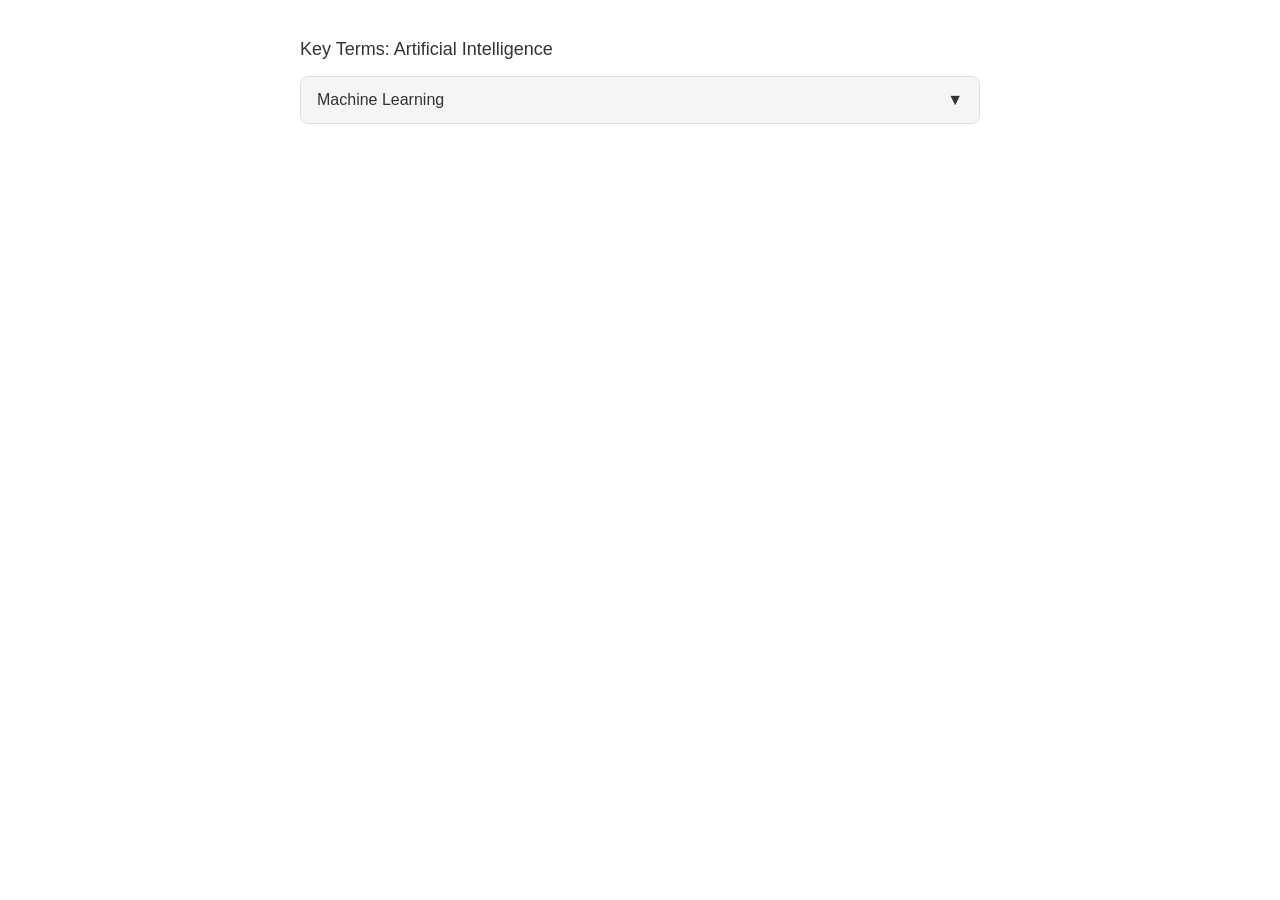
<file: test-plugin/index.html>
<!DOCTYPE html>
<html lang="en">
<head>
  <meta charset="UTF-8">
  <meta name="viewport" content="width=device-width, initial-scale=1.0">
  <title>Accordion Plugin</title>
  <script src="https://www.coursera.org/widget/coursera-widget-connect-v0.js"></script>
  <style>
    body {
      font-family: sans-serif;
      padding: 24px;
      max-width: 680px;
      margin: 0 auto;
      color: #333;
    }
    h2 {
      font-size: 18px;
      font-weight: 500;
      margin-bottom: 16px;
    }
    .accordion-item {
      border: 1px solid #ddd;
      border-radius: 8px;
      margin-bottom: 8px;
      overflow: hidden;
    }
    .accordion-header {
      background: #f5f5f5;
      padding: 14px 16px;
      cursor: pointer;
      font-weight: 500;
      display: flex;
      justify-content: space-between;
      align-items: center;
    }
    .accordion-header:hover { background: #ebebeb; }
    .accordion-body {
      padding: 0 16px;
      max-height: 0;
      overflow: hidden;
      transition: max-height 0.3s ease, padding 0.3s ease;
    }
    .accordion-body.open {
      max-height: 200px;
      padding: 14px 16px;
    }
    .arrow { transition: transform 0.3s ease; }
    .arrow.open { transform: rotate(180deg); }
  </style>
</head>
<body>
  <div id="accordion-container">
    <p style="color: #999; font-size: 14px;">Loading...</p>
  </div>

  <script>
    function toggle(header) {
      const body = header.nextElementSibling;
      const arrow = header.querySelector('.arrow');
      body.classList.toggle('open');
      arrow.classList.toggle('open');
    }

    function render(config) {
      const container = document.getElementById('accordion-container');
      
      let html = '';
      if (config.title) {
        html += '<h2>' + config.title + '</h2>';
      }

      if (config.items && config.items.length > 0) {
        config.items.forEach(function(item) {
          html += '<div class="accordion-item">';
          html += '<div class="accordion-header" onclick="toggle(this)">';
          html += item.header;
          html += '<span class="arrow">▼</span>';
          html += '</div>';
          html += '<div class="accordion-body">' + item.body + '</div>';
          html += '</div>';
        });
      }

      container.innerHTML = html;
    }

    window.onload = function() {
      if (window.CourseraWidget) {
        CourseraWidget.on('configuration', function(config) {
          render(config);
        });
      } else {
        render({
          title: "Key Terms: Artificial Intelligence",
          items: [
            {
              header: "Machine Learning",
              body: "A type of AI where systems learn from data to improve their performance over time."
            }
          ]
        });
      }
    };
  </script>
</body>
</html>
</file>
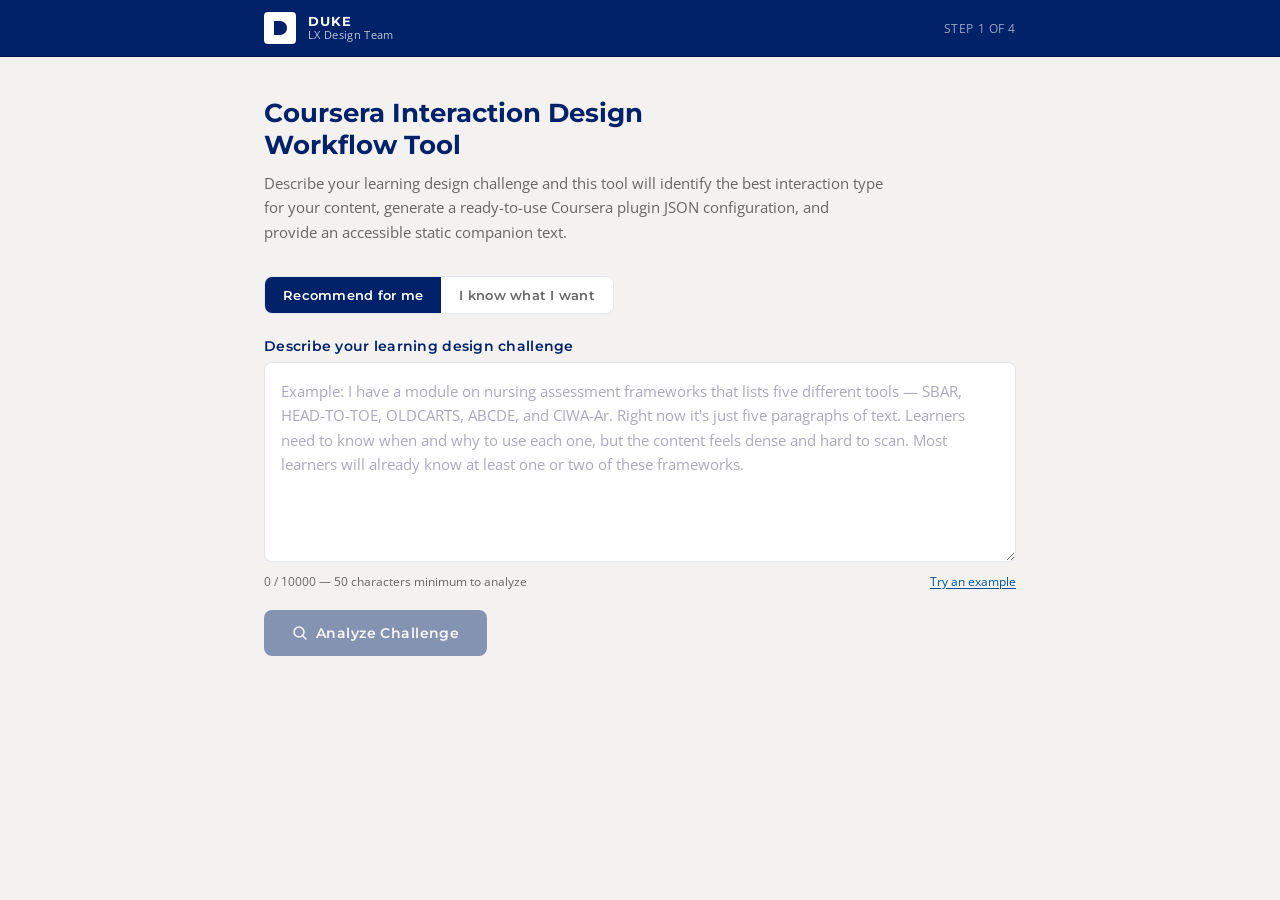
<file: workflow-tool/index.html>
<!DOCTYPE html>
<html lang="en">
<head>
  <meta charset="UTF-8" />
  <meta name="viewport" content="width=device-width, initial-scale=1.0" />
  <title>Coursera Interaction Design Workflow Tool — Duke LX Design</title>
  <link rel="preconnect" href="https://fonts.googleapis.com" />
  <link rel="preconnect" href="https://fonts.gstatic.com" crossorigin />
  <link href="https://fonts.googleapis.com/css2?family=Montserrat:wght@600;700&family=Open+Sans:ital,wght@0,400;0,600;1,400&family=Roboto+Mono:wght@400;500&display=swap" rel="stylesheet" />
  <link rel="stylesheet" href="styles.css" />
</head>
<body>

  <header class="site-header" role="banner">
    <div class="header-inner">
      <a class="wordmark" href="#" aria-label="Duke Learning Innovation home">
        <div class="wordmark-d" aria-hidden="true">
          <svg viewBox="0 0 20 20" fill="none" xmlns="http://www.w3.org/2000/svg">
            <path d="M4 3h6c3.866 0 7 3.134 7 7s-3.134 7-7 7H4V3z" fill="#012169"/>
          </svg>
        </div>
        <div class="wordmark-text">
          <span class="wordmark-duke">Duke</span>
          <span class="wordmark-li">LX Design Team</span>
        </div>
      </a>
      <span class="step-indicator" id="step-label" aria-live="polite">Step 1 of 4</span>
    </div>
  </header>

  <main id="main-content">

    <!-- STEP 1 -->
    <section class="step active" id="step-1" aria-labelledby="s1-heading">
      <h1 class="step1-heading" id="s1-heading">Coursera Interaction Design<br>Workflow Tool</h1>
      <p class="step1-sub">
        Describe your learning design challenge and this tool will identify the best interaction type for your content, generate a ready-to-use Coursera plugin JSON configuration, and provide an accessible static companion text.
      </p>

      <div class="mode-toggle" role="radiogroup" aria-label="How do you want to start?">
        <button type="button" class="mode-btn active" id="mode-recommend-btn" role="radio" aria-checked="true">Recommend for me</button>
        <button type="button" class="mode-btn" id="mode-directed-btn" role="radio" aria-checked="false">I know what I want</button>
      </div>

      <div id="directed-controls" style="display:none;">
        <label class="form-label" for="directed-type">Interaction type</label>
        <select id="directed-type" class="directed-select">
          <option value="Tabbed explorer">Tabbed explorer</option>
          <option value="Click-to-reveal">Click-to-reveal</option>
          <option value="Inline quiz">Inline quiz</option>
          <option value="Sequencing">Sequencing</option>
          <option value="Drag-to-classify">Drag-to-classify</option>
          <option value="Annotated text">Annotated text</option>
        </select>
      </div>

      <label class="form-label" for="challenge-input" id="challenge-label">Describe your learning design challenge</label>
      <textarea
        id="challenge-input"
        class="challenge-textarea"
        placeholder="Example: I have a module on nursing assessment frameworks that lists five different tools — SBAR, HEAD-TO-TOE, OLDCARTS, ABCDE, and CIWA-Ar. Right now it's just five paragraphs of text. Learners need to know when and why to use each one, but the content feels dense and hard to scan. Most learners will already know at least one or two of these frameworks."
        aria-describedby="char-count-hint"
        maxlength="10000"
      ></textarea>
      <div class="step1-input-meta">
        <div class="char-count" id="char-count-hint" aria-live="polite">0 / 10000 — 50 characters minimum to analyze</div>
        <button type="button" class="example-link" id="example-btn">Try an example</button>
      </div>
      <div class="error-box" id="error-box" role="alert"></div>
      <button class="btn-primary" id="analyze-btn" disabled aria-disabled="true">
        <svg width="16" height="16" viewBox="0 0 16 16" fill="none" aria-hidden="true"><circle cx="7" cy="7" r="5" stroke="currentColor" stroke-width="1.5"/><path d="M11 11l3 3" stroke="currentColor" stroke-width="1.5" stroke-linecap="round"/></svg>
        Analyze Challenge
      </button>
    </section>

    <!-- STEP 2 -->
    <section class="step step-2--loading" id="step-2" aria-labelledby="s2-heading" aria-live="assertive">

      <!-- Substate A: Loading -->
      <div class="s2-loading" id="s2-loading-area">
        <div class="spinner" role="status" aria-hidden="true"></div>
        <h2 class="loading-heading" id="s2-heading">Analyzing your challenge...</h2>
        <p class="loading-sub">Identifying interaction type and generating configuration...</p>
      </div>

      <!-- Substate B: Preview -->
      <div class="s2-preview" id="s2-preview-area">
        <div class="s2-topbar">
          <span class="s2-badge" id="s2-recommendation-badge">Recommended: —</span>
          <a href="#" class="s2-start-over" id="s2-start-over">
            <svg width="12" height="12" viewBox="0 0 14 14" fill="none" aria-hidden="true" style="vertical-align:middle;margin-right:3px;"><path d="M9 2L4 7l5 5" stroke="currentColor" stroke-width="1.6" stroke-linecap="round" stroke-linejoin="round"/></svg>
            Start over
          </a>
        </div>

        <div class="s2-out-of-scope" id="s2-out-of-scope" style="display:none;" role="alert">
          <svg width="16" height="16" viewBox="0 0 16 16" fill="none" aria-hidden="true" style="flex-shrink:0;margin-top:1px;"><circle cx="8" cy="8" r="7" stroke="#C84E00" stroke-width="1.5"/><path d="M8 4.5v4" stroke="#C84E00" stroke-width="1.5" stroke-linecap="round"/><circle cx="8" cy="11" r="0.75" fill="#C84E00"/></svg>
          <div>
            <strong>This challenge is outside the tool's scope.</strong>
            <span id="s2-out-of-scope-detail"></span>
            <span class="s2-out-of-scope-sub">The closest available alternative is shown below.</span>
          </div>
        </div>

        <div class="s2-out-of-scope" id="s2-too-large" style="display:none;" role="alert">
          <svg width="16" height="16" viewBox="0 0 16 16" fill="none" aria-hidden="true" style="flex-shrink:0;margin-top:1px;"><circle cx="8" cy="8" r="7" stroke="#C84E00" stroke-width="1.5"/><path d="M8 4.5v4" stroke="#C84E00" stroke-width="1.5" stroke-linecap="round"/><circle cx="8" cy="11" r="0.75" fill="#C84E00"/></svg>
          <div>
            <strong>This is too much content for one interaction.</strong>
            <span id="s2-too-large-detail"></span>
            <span class="s2-out-of-scope-sub">Streamline your description on Step 1 and try again.</span>
          </div>
        </div>

        <div class="s2-out-of-scope" id="s2-clarify" style="display:none;" role="alert">
          <svg width="16" height="16" viewBox="0 0 16 16" fill="none" aria-hidden="true" style="flex-shrink:0;margin-top:1px;"><circle cx="8" cy="8" r="7" stroke="#C84E00" stroke-width="1.5"/><path d="M6 6.2a2 2 0 113.4 1.4c-.6.6-1.4.9-1.4 1.9" stroke="#C84E00" stroke-width="1.5" stroke-linecap="round"/><circle cx="8" cy="11.5" r="0.75" fill="#C84E00"/></svg>
          <div>
            <strong>Tell us a bit more about your challenge.</strong>
            <span id="s2-clarify-detail"></span>
            <span class="s2-out-of-scope-sub">Add detail to your description on Step 1 and try again.</span>
          </div>
        </div>

        <p class="s2-rationale" id="s2-rationale-text"></p>
        <p class="s2-fit-note" id="s2-fit-note" style="display:none;"></p>

        <p class="s2-preview-label" id="s2-preview-label">Live Preview</p>
        <div id="preview-wrapper">
          <div class="preview-shimmer" id="preview-shimmer"></div>
          <div class="preview-loading" id="preview-loading" role="status">
            <span class="preview-loading-text" id="preview-loading-text">Generating...</span>
            <div class="preview-loading-bar"><div class="preview-loading-fill" id="preview-loading-fill"></div></div>
          </div>
          <iframe
            id="preview-iframe"
            sandbox="allow-scripts allow-same-origin"
            title="Interaction preview"
            aria-label="Live preview of the generated interaction"
          ></iframe>
        </div>

        <p class="s2-type-label">Explore other approaches for this content</p>
        <div class="s2-type-buttons" id="s2-type-buttons" role="group" aria-label="Interaction type options">
          <!-- Populated dynamically from API available_types -->
        </div>
        <div class="s2-pedagogy-panel" id="s2-pedagogy-panel" aria-live="polite">
          <span class="s2-pedagogy-goal" id="s2-pedagogy-goal"></span>
          <span class="s2-pedagogy-note" id="s2-pedagogy-note"></span>
        </div>
        <p class="s2-regenerating" id="s2-regenerating">Regenerating...</p>

        <button class="s2-confirm-btn" id="s2-confirm-btn">Confirm this recommendation &#8594;</button>
      </div>

    </section>

    <!-- STEP 3: EDIT -->
    <section class="step" id="step-3" aria-labelledby="s3-heading">
      <a href="#" class="back-link" id="back-to-preview-link">
        <svg width="14" height="14" viewBox="0 0 14 14" fill="none" aria-hidden="true"><path d="M9 2L4 7l5 5" stroke="currentColor" stroke-width="1.6" stroke-linecap="round" stroke-linejoin="round"/></svg>
        Back to preview
      </a>

      <h2 class="results-heading" id="s3-heading">Refine Your Interaction</h2>
      <p class="step1-sub" style="margin-bottom:28px;">Edit the text your learners will see. Changes are applied to the interaction automatically on the next step — no code required.</p>

      <div class="card">
        <p class="card-title">Content</p>
        <p class="card-hint">Every piece of learner-visible text in your interaction. Edit freely.</p>
        <div id="edit-fields"></div>
      </div>

      <div class="card">
        <p class="card-title">Static Companion Text</p>
        <p class="card-hint">Plain-prose version of the interaction for accessibility and screen readers. Edit freely.</p>
        <textarea id="edit-static" class="edit-textarea edit-textarea--prose" spellcheck="true" aria-label="Static companion text"></textarea>
      </div>

      <button type="button" class="code-toggle" id="code-toggle" aria-expanded="false">
        <svg width="12" height="12" viewBox="0 0 14 14" fill="none" aria-hidden="true" style="vertical-align:middle;margin-right:5px;"><path d="M4 3L1 7l3 4M10 3l3 4-3 4" stroke="currentColor" stroke-width="1.5" stroke-linecap="round" stroke-linejoin="round"/></svg>
        Show code
      </button>
      <div id="code-cards" style="display:none;">
        <div class="card">
          <p class="card-title">HTML &amp; CSS</p>
          <p class="card-hint">The markup and styles for your interaction. Structural edits go here — careful, mistakes can break the interaction.</p>
          <textarea id="edit-html" class="edit-textarea" spellcheck="false" aria-label="HTML and CSS content"></textarea>
        </div>

        <div class="card">
          <p class="card-title">JavaScript</p>
          <p class="card-hint">The behaviour code for your interaction. Must use addEventListener — no inline onclick handlers.</p>
          <textarea id="edit-script" class="edit-textarea" spellcheck="false" aria-label="JavaScript content"></textarea>
        </div>
      </div>

      <button class="s2-confirm-btn" id="s3-generate-btn">Generate output &#8594;</button>
    </section>

    <!-- STEP 4: OUTPUT -->
    <section class="step" id="step-4" aria-labelledby="s4-heading">
      <a href="#" class="back-link" id="back-to-edit-link">
        <svg width="14" height="14" viewBox="0 0 14 14" fill="none" aria-hidden="true"><path d="M9 2L4 7l5 5" stroke="currentColor" stroke-width="1.6" stroke-linecap="round" stroke-linejoin="round"/></svg>
        Back to edit
      </a>

      <h2 class="results-heading" id="s4-heading">Your Plugin Configuration</h2>
      <div class="s3-badge" id="s3-type-badge">—</div>

      <div class="card" id="card-theme">
        <p class="card-title">Visual Theme</p>
        <div class="theme-row">
          <div class="color-swatch" id="result-swatch" aria-hidden="true"></div>
          <p class="theme-desc" id="result-theme">—</p>
        </div>
      </div>

      <div class="card" id="card-json">
        <p class="card-title">Plugin JSON Configuration</p>
        <p class="card-hint">Paste this entire object into Coursera's plugin configuration editor.</p>
        <div class="code-section">
          <div class="code-block">
            <pre id="result-json-code">—</pre>
          </div>
          <button class="btn-copy" id="copy-json-btn">
            <svg width="13" height="13" viewBox="0 0 13 13" fill="none" aria-hidden="true"><rect x="1" y="4" width="8" height="8" rx="1.5" stroke="currentColor" stroke-width="1.3"/><path d="M4 4V2.5A1.5 1.5 0 015.5 1H10.5A1.5 1.5 0 0112 2.5V7.5A1.5 1.5 0 0110.5 9H9" stroke="currentColor" stroke-width="1.3" stroke-linecap="round"/></svg>
            Copy JSON
          </button>
        </div>
      </div>

      <div class="card" id="card-static">
        <p class="card-title">Static Companion Text</p>
        <p class="static-text" id="result-static">—</p>
        <button class="btn-copy" id="copy-static-btn" style="margin-top:14px;">
          <svg width="13" height="13" viewBox="0 0 13 13" fill="none" aria-hidden="true"><rect x="1" y="4" width="8" height="8" rx="1.5" stroke="currentColor" stroke-width="1.3"/><path d="M4 4V2.5A1.5 1.5 0 015.5 1H10.5A1.5 1.5 0 0112 2.5V7.5A1.5 1.5 0 0110.5 9H9" stroke="currentColor" stroke-width="1.3" stroke-linecap="round"/></svg>
          Copy Text
        </button>
      </div>
    </section>

  </main>

  <script src="app.js"></script>

</body>
</html>
</file>
<file: workflow-tool/styles.css>
*, *::before, *::after { box-sizing: border-box; margin: 0; padding: 0; }

:root {
  --navy: #012169;
  --royal: #00539B;
  --whisper: #F3F2F1;
  --hatteras: #E2E6ED;
  --cast-iron: #262626;
  --graphite: #666666;
  --persimmon: #E89923;
  --white: #ffffff;
  --code-bg: #1E1E1E;
  --code-fg: #D4D4D4;
}

html { scroll-behavior: smooth; }

body {
  font-family: 'Open Sans', Arial, sans-serif;
  background: var(--whisper);
  color: var(--cast-iron);
  min-height: 100vh;
  display: flex;
  flex-direction: column;
}

.site-header {
  position: sticky;
  top: 0;
  z-index: 100;
  background: var(--navy);
  border-bottom: 0.5px solid #001550;
}

.header-inner {
  max-width: 800px;
  margin: 0 auto;
  padding: 0 24px;
  height: 56px;
  display: flex;
  align-items: center;
  justify-content: space-between;
}

.wordmark {
  display: flex;
  align-items: center;
  gap: 12px;
  text-decoration: none;
}

.wordmark-d {
  width: 32px;
  height: 32px;
  background: var(--white);
  border-radius: 4px;
  display: flex;
  align-items: center;
  justify-content: center;
  flex-shrink: 0;
}

.wordmark-d svg { width: 20px; height: 20px; }

.wordmark-text {
  display: flex;
  flex-direction: column;
  line-height: 1.1;
}

.wordmark-duke {
  font-family: 'Montserrat', Arial, sans-serif;
  font-weight: 700;
  font-size: 0.8rem;
  color: var(--white);
  letter-spacing: 0.08em;
  text-transform: uppercase;
}

.wordmark-li {
  font-family: 'Open Sans', Arial, sans-serif;
  font-weight: 400;
  font-size: 0.7rem;
  color: rgba(255,255,255,0.75);
  letter-spacing: 0.03em;
}

.step-indicator {
  font-family: 'Open Sans', Arial, sans-serif;
  font-size: 0.72rem;
  color: rgba(255,255,255,0.6);
  letter-spacing: 0.05em;
  text-transform: uppercase;
}

main {
  flex: 1;
  max-width: 800px;
  width: 100%;
  margin: 0 auto;
  padding: 40px 24px 64px;
}

.step { display: none; animation: fadeIn 0.3s ease; }
.step.active { display: block; }

@keyframes fadeIn {
  from { opacity: 0; transform: translateY(8px); }
  to   { opacity: 1; transform: translateY(0); }
}

.step1-heading {
  font-family: 'Montserrat', Arial, sans-serif;
  font-weight: 700;
  font-size: 1.6rem;
  color: var(--navy);
  margin-bottom: 10px;
  line-height: 1.25;
}

.step1-sub {
  font-size: 0.95rem;
  color: var(--graphite);
  line-height: 1.6;
  margin-bottom: 32px;
  max-width: 620px;
}

.mode-toggle {
  display: inline-flex;
  gap: 0;
  margin-bottom: 24px;
  border: 0.5px solid var(--hatteras);
  border-radius: 8px;
  overflow: hidden;
  background: var(--white);
}

.mode-btn {
  padding: 10px 18px;
  border: none;
  background: var(--white);
  color: var(--graphite);
  font-family: 'Montserrat', Arial, sans-serif;
  font-weight: 600;
  font-size: 0.82rem;
  letter-spacing: 0.02em;
  cursor: pointer;
  transition: background 0.15s, color 0.15s;
}

.mode-btn.active { background: var(--navy); color: var(--white); }
.mode-btn:not(.active):hover { color: var(--navy); }
.mode-btn:focus-visible { outline: 3px solid var(--persimmon); outline-offset: -3px; }

.directed-select {
  display: block;
  width: 100%;
  max-width: 320px;
  padding: 12px 14px;
  margin-bottom: 24px;
  font-family: 'Open Sans', Arial, sans-serif;
  font-size: 0.92rem;
  color: var(--cast-iron);
  background: var(--white);
  border: 0.5px solid var(--hatteras);
  border-radius: 8px;
  cursor: pointer;
  outline: none;
}

.directed-select:focus { border-color: var(--royal); box-shadow: 0 0 0 3px rgba(0, 83, 155, 0.15); }

.form-label {
  display: block;
  font-family: 'Montserrat', Arial, sans-serif;
  font-weight: 600;
  font-size: 0.85rem;
  color: var(--navy);
  margin-bottom: 8px;
  letter-spacing: 0.02em;
}

.challenge-textarea {
  width: 100%;
  min-height: 200px;
  padding: 16px;
  font-family: 'Open Sans', Arial, sans-serif;
  font-size: 0.95rem;
  color: var(--cast-iron);
  background: var(--white);
  border: 0.5px solid var(--hatteras);
  border-radius: 8px;
  resize: vertical;
  line-height: 1.6;
  transition: border-color 0.15s;
  outline: none;
}

.challenge-textarea:focus {
  border-color: var(--royal);
  box-shadow: 0 0 0 3px rgba(0, 83, 155, 0.15);
}

.challenge-textarea::placeholder { color: #aab; }

.step1-input-meta { display: flex; justify-content: space-between; align-items: center; margin-top: 6px; }
.char-count { font-size: 0.78rem; color: var(--graphite); }
.char-count.warn { color: var(--persimmon); }
.example-link { background: none; border: none; padding: 0; font-family: 'Open Sans', Arial, sans-serif; font-size: 0.78rem; color: var(--royal); cursor: pointer; text-decoration: underline; text-underline-offset: 2px; }
.example-link:hover { color: var(--navy); }
.example-link:focus-visible { outline: 2px solid var(--persimmon); outline-offset: 3px; border-radius: 2px; }

.btn-primary {
  display: inline-flex;
  align-items: center;
  justify-content: center;
  gap: 8px;
  margin-top: 20px;
  padding: 14px 28px;
  background: var(--navy);
  color: var(--white);
  font-family: 'Montserrat', Arial, sans-serif;
  font-weight: 600;
  font-size: 0.9rem;
  letter-spacing: 0.03em;
  border: none;
  border-radius: 8px;
  cursor: pointer;
  transition: background 0.15s;
  text-decoration: none;
}

.btn-primary:hover:not(:disabled) { background: var(--royal); }
.btn-primary:focus-visible { outline: 3px solid var(--persimmon); outline-offset: 3px; }
.btn-primary:disabled { opacity: 0.45; cursor: not-allowed; }

#step-2.step-2--loading .s2-loading { display: flex; }
#step-2.step-2--loading .s2-preview { display: none; }
#step-2.step-2--preview .s2-loading { display: none; }
#step-2.step-2--preview .s2-preview { display: block; }

.s2-loading {
  flex-direction: column;
  align-items: center;
  justify-content: center;
  min-height: 320px;
  text-align: center;
  gap: 20px;
  display: none;
}

.spinner {
  width: 48px;
  height: 48px;
  border: 3.5px solid var(--hatteras);
  border-top-color: var(--royal);
  border-radius: 50%;
  animation: spin 0.8s linear infinite;
}

@keyframes spin { to { transform: rotate(360deg); } }

.loading-heading {
  font-family: 'Montserrat', Arial, sans-serif;
  font-weight: 700;
  font-size: 1.2rem;
  color: var(--navy);
}

.loading-sub { font-size: 0.88rem; color: var(--graphite); line-height: 1.5; max-width: 380px; }

.s2-preview { display: none; }

.s2-topbar { display: flex; align-items: center; justify-content: space-between; margin-bottom: 10px; }

.s2-badge {
  display: inline-block;
  background: var(--navy);
  color: var(--white);
  font-family: 'Montserrat', Arial, sans-serif;
  font-weight: 600;
  font-size: 0.82rem;
  padding: 5px 14px;
  border-radius: 20px;
  letter-spacing: 0.03em;
}

.s2-start-over {
  font-size: 0.82rem;
  color: var(--royal);
  text-decoration: none;
  font-weight: 600;
  letter-spacing: 0.02em;
  border-bottom: 1px solid transparent;
  transition: border-color 0.15s;
  padding: 4px 0;
}

.s2-start-over:hover { border-bottom-color: var(--royal); }
.s2-start-over:focus-visible { outline: 3px solid var(--persimmon); outline-offset: 3px; border-radius: 3px; }

.s2-rationale { font-size: 0.9rem; color: var(--graphite); font-style: italic; line-height: 1.6; margin-bottom: 20px; }
.s2-out-of-scope { display: flex; gap: 10px; align-items: flex-start; background: #FDF0EA; border: 1.5px solid #C84E00; border-radius: 8px; padding: 14px 16px; margin-bottom: 16px; font-size: 0.88rem; color: var(--cast-iron); line-height: 1.55; }
.s2-out-of-scope strong { color: #C84E00; display: block; margin-bottom: 4px; font-family: 'Montserrat', Arial, sans-serif; font-size: 0.82rem; text-transform: uppercase; letter-spacing: 0.04em; }
.s2-out-of-scope-sub { display: block; margin-top: 6px; color: var(--graphite); font-style: italic; }
.s2-fit-note { display: flex; gap: 8px; align-items: flex-start; font-size: 0.85rem; color: #7a3300; background: #FDF6F0; border: 0.5px solid #E89923; border-radius: 8px; padding: 10px 14px; margin: -8px 0 20px; line-height: 1.55; }
.s2-fit-note::before { content: '\26A0'; flex-shrink: 0; color: #C84E00; }

.s2-preview-label {
  font-family: 'Montserrat', Arial, sans-serif;
  font-weight: 600;
  font-size: 0.68rem;
  color: var(--graphite);
  letter-spacing: 0.1em;
  text-transform: uppercase;
  margin-bottom: 8px;
}

#preview-wrapper { position: relative; border-radius: 8px; overflow: hidden; margin-bottom: 24px; }

#preview-iframe {
  width: 100%;
  min-height: 320px;
  border: 0.5px solid var(--hatteras);
  border-radius: 8px;
  background: var(--white);
  display: block;
}

.preview-shimmer {
  position: absolute;
  inset: 0;
  background: linear-gradient(90deg, var(--hatteras) 25%, #f0f2f5 50%, var(--hatteras) 75%);
  background-size: 200% 100%;
  animation: shimmer 1.2s infinite;
  border-radius: 8px;
  display: none;
}

.preview-shimmer.visible { display: block; }

.preview-loading {
  position: absolute;
  inset: 0;
  display: none;
  flex-direction: column;
  align-items: center;
  justify-content: center;
  gap: 12px;
  z-index: 2;
}

.preview-loading.visible { display: flex; }

.preview-loading-text {
  font-family: 'Montserrat', Arial, sans-serif;
  font-weight: 600;
  font-size: 0.88rem;
  color: var(--navy);
  background: rgba(255, 255, 255, 0.85);
  padding: 6px 14px;
  border-radius: 20px;
}

.preview-loading-bar {
  width: 220px;
  height: 6px;
  background: rgba(255, 255, 255, 0.85);
  border-radius: 3px;
  overflow: hidden;
}

.preview-loading-fill {
  height: 100%;
  width: 0%;
  background: var(--royal);
  border-radius: 3px;
  transition: width 0.3s ease;
}

@keyframes shimmer {
  0% { background-position: 200% 0; }
  100% { background-position: -200% 0; }
}

.s2-type-label {
  font-family: 'Montserrat', Arial, sans-serif;
  font-weight: 600;
  font-size: 0.72rem;
  color: var(--graphite);
  letter-spacing: 0.1em;
  text-transform: uppercase;
  margin-bottom: 10px;
}

.s2-type-buttons { display: flex; flex-wrap: wrap; gap: 8px; margin-bottom: 8px; align-items: center; }

.type-pill {
  padding: 6px 14px;
  border-radius: 20px;
  font-family: 'Open Sans', Arial, sans-serif;
  font-size: 0.82rem;
  font-weight: 600;
  cursor: pointer;
  transition: border-color 0.15s, color 0.15s, background 0.15s;
  border: 0.5px solid var(--navy);
  background: var(--white);
  color: var(--navy);
}

.type-pill:hover:not(.active):not(:disabled) { border-color: var(--royal); color: var(--royal); }
.type-pill.active { background: var(--navy); color: var(--white); border-color: var(--navy); }
.type-pill:disabled { opacity: 0.5; cursor: not-allowed; }
.type-pill.cached { border-color: var(--royal); color: var(--royal); }
.type-pill.cached::after { content: '✓'; font-size: 0.7rem; margin-left: 5px; }
.s2-pedagogy-panel { min-height: 52px; margin-top: 12px; margin-bottom: 4px; padding: 12px 14px; background: var(--whisper); border-radius: 8px; border: 0.5px solid var(--hatteras); display: none; }
.s2-pedagogy-panel.visible { display: block; }
.s2-pedagogy-goal { display: block; font-family: 'Montserrat', Arial, sans-serif; font-weight: 600; font-size: 0.72rem; color: var(--navy); text-transform: uppercase; letter-spacing: 0.08em; margin-bottom: 5px; }
.s2-pedagogy-note { display: block; font-size: 0.85rem; color: var(--cast-iron); line-height: 1.55; }
.type-pill:focus-visible { outline: 3px solid var(--persimmon); outline-offset: 3px; }

.s2-regenerating { font-size: 0.78rem; color: var(--graphite); font-style: italic; display: none; margin-top: 6px; }
.s2-regenerating.visible { display: block; }

.s2-confirm-btn {
  display: block;
  width: 100%;
  margin-top: 24px;
  padding: 16px 28px;
  background: var(--navy);
  color: var(--white);
  font-family: 'Montserrat', Arial, sans-serif;
  font-weight: 600;
  font-size: 0.95rem;
  letter-spacing: 0.03em;
  border: none;
  border-radius: 8px;
  cursor: pointer;
  transition: background 0.15s;
  text-align: center;
}

.s2-confirm-btn:hover:not(:disabled) { background: var(--royal); }
.s2-confirm-btn:disabled { opacity: 0.45; cursor: not-allowed; }
.s2-confirm-btn:focus-visible { outline: 3px solid var(--persimmon); outline-offset: 3px; }

.back-link {
  display: inline-flex;
  align-items: center;
  gap: 6px;
  font-size: 0.82rem;
  color: var(--royal);
  text-decoration: none;
  margin-bottom: 28px;
  font-weight: 600;
  letter-spacing: 0.02em;
  padding: 4px 0;
  border-bottom: 1px solid transparent;
  transition: border-color 0.15s;
}

.back-link:hover { border-bottom-color: var(--royal); }
.back-link:focus-visible { outline: 3px solid var(--persimmon); outline-offset: 3px; border-radius: 3px; }

.results-heading {
  font-family: 'Montserrat', Arial, sans-serif;
  font-weight: 700;
  font-size: 1.4rem;
  color: var(--navy);
  margin-bottom: 8px;
}

.s3-badge {
  display: inline-block;
  background: var(--navy);
  color: var(--white);
  font-family: 'Montserrat', Arial, sans-serif;
  font-weight: 600;
  font-size: 0.82rem;
  padding: 5px 14px;
  border-radius: 20px;
  margin-bottom: 24px;
  letter-spacing: 0.03em;
}

.card { background: var(--white); border: 0.5px solid var(--hatteras); border-radius: 12px; padding: 24px 28px; margin-bottom: 16px; }
.card-title { font-family: 'Montserrat', Arial, sans-serif; font-weight: 600; font-size: 0.72rem; color: var(--graphite); letter-spacing: 0.1em; text-transform: uppercase; margin-bottom: 8px; }
.card-hint { font-size: 0.82rem; color: var(--graphite); margin-bottom: 14px; line-height: 1.5; }
.edit-textarea { width: 100%; min-height: 180px; padding: 14px; font-family: 'Roboto Mono', 'Courier New', monospace; font-size: 0.8rem; color: var(--code-fg); background: var(--code-bg); border: 0.5px solid #444; border-radius: 8px; resize: vertical; line-height: 1.6; outline: none; }
.edit-textarea:focus { border-color: var(--royal); }
.edit-textarea--prose { font-family: 'Open Sans', Arial, sans-serif; font-size: 0.9rem; color: var(--cast-iron); background: var(--white); border-color: var(--hatteras); min-height: 140px; }
.edit-textarea--prose:focus { border-color: var(--royal); }
.edit-textarea:disabled { opacity: 0.6; cursor: progress; }

.edit-field { margin-bottom: 16px; }
.edit-field:last-child { margin-bottom: 0; }

.edit-field-label {
  display: block;
  font-family: 'Montserrat', Arial, sans-serif;
  font-weight: 600;
  font-size: 0.72rem;
  color: var(--royal);
  letter-spacing: 0.06em;
  text-transform: uppercase;
  margin-bottom: 5px;
}

.edit-field-input {
  width: 100%;
  padding: 10px 12px;
  font-family: 'Open Sans', Arial, sans-serif;
  font-size: 0.9rem;
  color: var(--cast-iron);
  background: var(--white);
  border: 0.5px solid var(--hatteras);
  border-radius: 8px;
  resize: vertical;
  line-height: 1.55;
  outline: none;
  transition: border-color 0.15s;
}

.edit-field-input:focus { border-color: var(--royal); box-shadow: 0 0 0 3px rgba(0, 83, 155, 0.12); }

.edit-fields-empty {
  font-size: 0.88rem;
  color: var(--graphite);
  font-style: italic;
  line-height: 1.6;
}

.code-toggle {
  display: inline-flex;
  align-items: center;
  margin: 4px 0 16px;
  padding: 8px 16px;
  background: transparent;
  color: var(--graphite);
  border: 0.5px solid var(--hatteras);
  border-radius: 6px;
  font-family: 'Open Sans', Arial, sans-serif;
  font-size: 0.8rem;
  font-weight: 600;
  cursor: pointer;
  letter-spacing: 0.02em;
  transition: color 0.15s, border-color 0.15s;
}

.code-toggle:hover { color: var(--royal); border-color: var(--royal); }
.code-toggle:focus-visible { outline: 3px solid var(--persimmon); outline-offset: 3px; }

.theme-row { display: flex; align-items: flex-start; gap: 14px; }
.color-swatch { width: 36px; height: 36px; border-radius: 6px; border: 0.5px solid var(--hatteras); flex-shrink: 0; }
.theme-desc { font-size: 0.92rem; color: var(--cast-iron); line-height: 1.65; font-style: italic; }

.code-section { margin-bottom: 18px; }
.code-section:last-child { margin-bottom: 0; }
.code-label { font-family: 'Montserrat', Arial, sans-serif; font-weight: 600; font-size: 0.72rem; color: var(--graphite); letter-spacing: 0.08em; text-transform: uppercase; margin-bottom: 8px; }
.code-block { background: var(--code-bg); border-radius: 8px; padding: 16px; overflow-x: auto; position: relative; }
.code-block pre { font-family: 'Roboto Mono', 'Courier New', Courier, monospace; font-size: 0.8rem; color: var(--code-fg); line-height: 1.55; white-space: pre-wrap; word-break: break-all; margin: 0; }

.btn-copy {
  display: inline-flex;
  align-items: center;
  gap: 6px;
  margin-top: 10px;
  padding: 8px 16px;
  background: transparent;
  color: var(--royal);
  border: 0.5px solid var(--royal);
  border-radius: 6px;
  font-family: 'Open Sans', Arial, sans-serif;
  font-size: 0.8rem;
  font-weight: 600;
  cursor: pointer;
  transition: background 0.15s, color 0.15s;
  letter-spacing: 0.02em;
}

.btn-copy:hover { background: var(--royal); color: var(--white); }
.btn-copy:focus-visible { outline: 3px solid var(--persimmon); outline-offset: 3px; }
.btn-copy.copied { background: #2d7a2d; border-color: #2d7a2d; color: var(--white); }

.static-text { font-size: 0.92rem; color: var(--cast-iron); line-height: 1.7; white-space: pre-wrap; }

.error-box { background: #fff3f0; border: 0.5px solid #e89923; border-radius: 8px; padding: 16px 20px; margin-top: 16px; font-size: 0.88rem; color: #7a3300; display: none; }

@media (max-width: 600px) {
  .step1-heading { font-size: 1.3rem; }
  .btn-primary { width: 100%; }
  .card { padding: 20px 18px; }
  .header-inner { padding: 0 16px; }
  main { padding: 28px 16px 48px; }
  .s2-confirm-btn { font-size: 0.88rem; }
}
</file>
